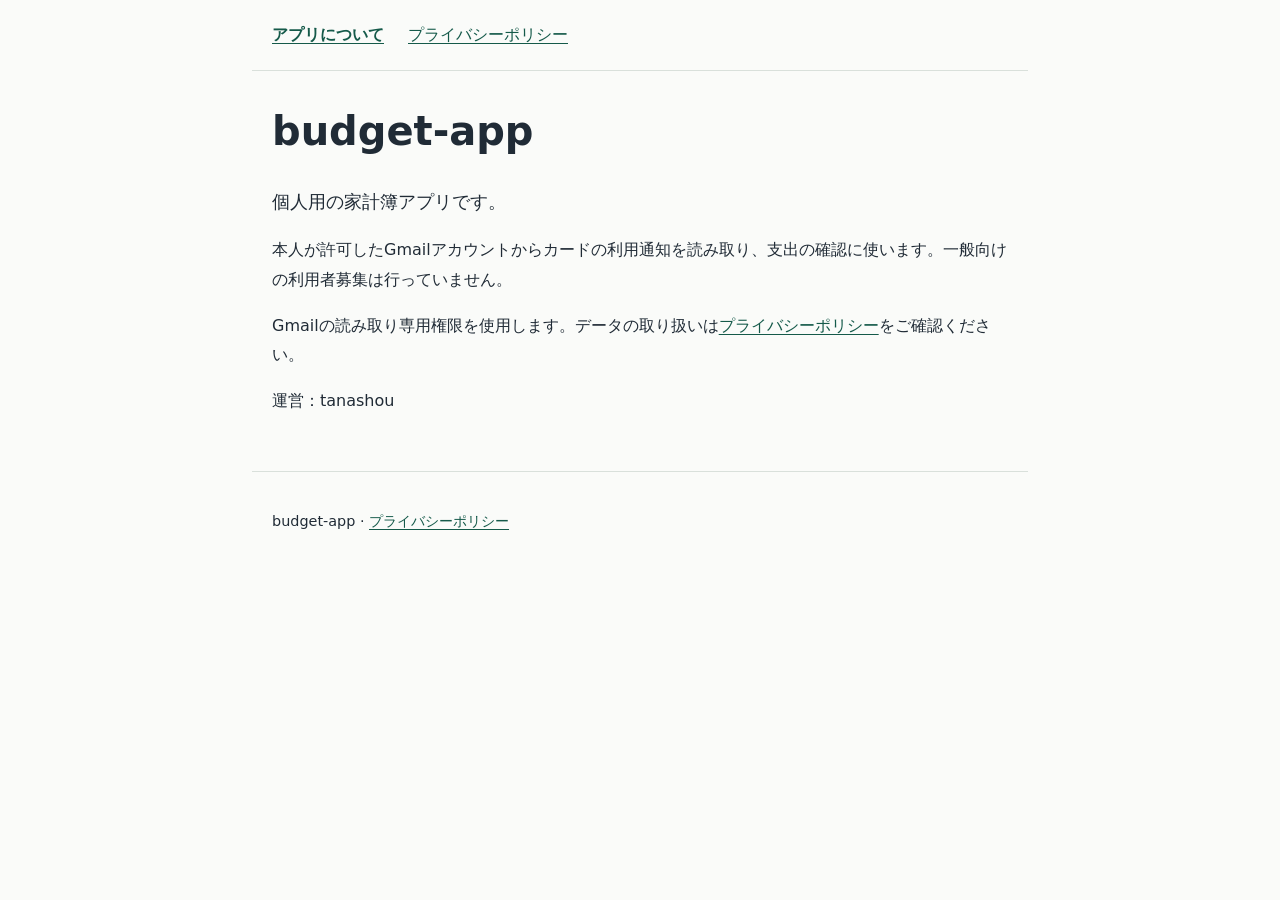
<file: docs/index.html>
<!doctype html>
<html lang="ja">
<head>
  <meta charset="utf-8">
  <meta name="viewport" content="width=device-width, initial-scale=1">
  <meta name="description" content="budget-appは、本人の端末で使う個人用の家計簿アプリです。Gmail連携の目的とデータの取り扱いを説明します。">
  <title>budget-app — 個人用の家計簿</title>
  <link rel="stylesheet" href="styles.css">
</head>
<body>
  <header>
    <nav aria-label="ページ案内"><a href="./" aria-current="page">アプリについて</a><a href="privacy.html">プライバシーポリシー</a></nav>
  </header>
  <main>
    <h1>budget-app</h1>
    <p class="lead">個人用の家計簿アプリです。</p>
    <p>本人が許可したGmailアカウントからカードの利用通知を読み取り、支出の確認に使います。一般向けの利用者募集は行っていません。</p>
    <p>Gmailの読み取り専用権限を使用します。データの取り扱いは<a href="privacy.html">プライバシーポリシー</a>をご確認ください。</p>
    <p>運営：tanashou</p>
  </main>
  <footer><p>budget-app · <a href="privacy.html">プライバシーポリシー</a></p></footer>
</body>
</html>
</file>
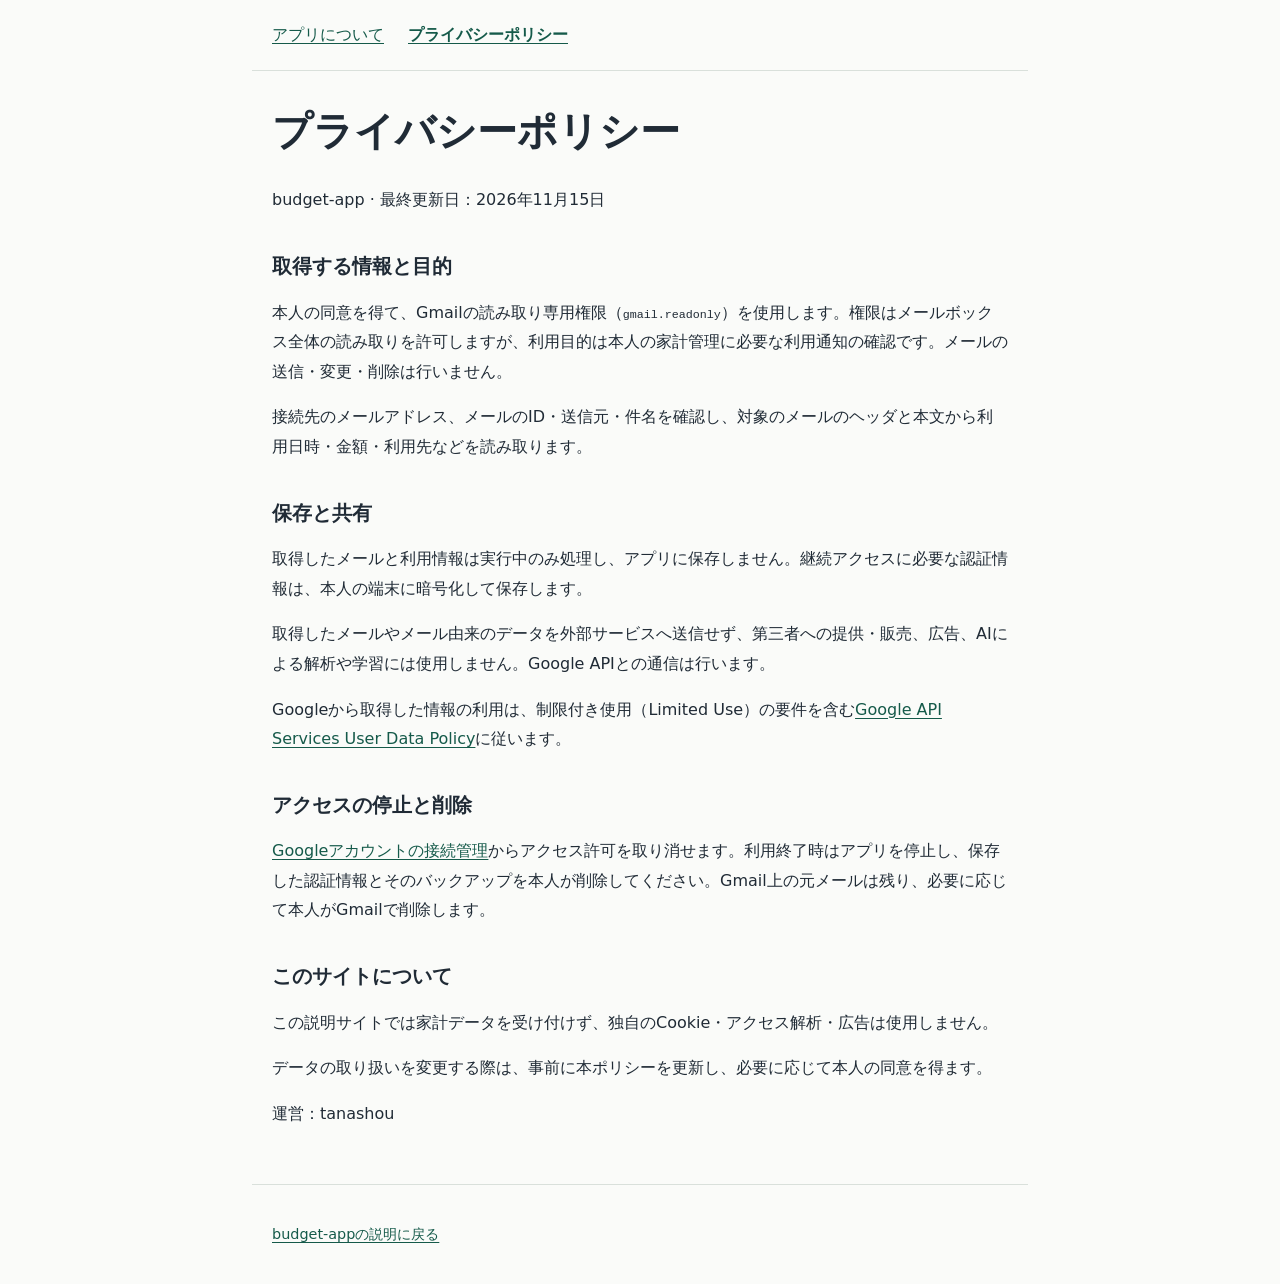
<file: docs/privacy.html>
<!doctype html>
<html lang="ja">
<head>
  <meta charset="utf-8">
  <meta name="viewport" content="width=device-width, initial-scale=1">
  <meta name="description" content="budget-appのGmail連携におけるデータへのアクセス、利用、保存、共有、削除方針。">
  <title>プライバシーポリシー — budget-app</title>
  <link rel="stylesheet" href="styles.css">
</head>
<body>
  <header>
    <nav aria-label="ページ案内"><a href="./">アプリについて</a><a href="privacy.html" aria-current="page">プライバシーポリシー</a></nav>
  </header>
  <main>
    <h1>プライバシーポリシー</h1>
    <p>budget-app · 最終更新日：2026年11月15日</p>

    <h2>取得する情報と目的</h2>
    <p>本人の同意を得て、Gmailの読み取り専用権限（<code>gmail.readonly</code>）を使用します。権限はメールボックス全体の読み取りを許可しますが、利用目的は本人の家計管理に必要な利用通知の確認です。メールの送信・変更・削除は行いません。</p>
    <p>接続先のメールアドレス、メールのID・送信元・件名を確認し、対象のメールのヘッダと本文から利用日時・金額・利用先などを読み取ります。</p>

    <h2>保存と共有</h2>
    <p>取得したメールと利用情報は実行中のみ処理し、アプリに保存しません。継続アクセスに必要な認証情報は、本人の端末に暗号化して保存します。</p>
    <p>取得したメールやメール由来のデータを外部サービスへ送信せず、第三者への提供・販売、広告、AIによる解析や学習には使用しません。Google APIとの通信は行います。</p>
    <p>Googleから取得した情報の利用は、制限付き使用（Limited Use）の要件を含む<a href="https://developers.google.com/terms/api-services-user-data-policy">Google API Services User Data Policy</a>に従います。</p>

    <h2>アクセスの停止と削除</h2>
    <p><a href="https://myaccount.google.com/connections">Googleアカウントの接続管理</a>からアクセス許可を取り消せます。利用終了時はアプリを停止し、保存した認証情報とそのバックアップを本人が削除してください。Gmail上の元メールは残り、必要に応じて本人がGmailで削除します。</p>

    <h2>このサイトについて</h2>
    <p>この説明サイトでは家計データを受け付けず、独自のCookie・アクセス解析・広告は使用しません。</p>
    <p>データの取り扱いを変更する際は、事前に本ポリシーを更新し、必要に応じて本人の同意を得ます。</p>
    <p>運営：tanashou</p>
  </main>
  <footer><p><a href="./">budget-appの説明に戻る</a></p></footer>
</body>
</html>
</file>
<file: docs/styles.css>
:root {
  color-scheme: light;
  font-family: system-ui, -apple-system, BlinkMacSystemFont, "Segoe UI", sans-serif;
  color: #202b36;
  background: #fafbf9;
  line-height: 1.85;
}
body { margin: 0; }
header, main, footer { max-width: 46rem; margin: 0 auto; padding: 1.25rem; }
header { border-bottom: 1px solid #d9e0db; }
nav { display: flex; flex-wrap: wrap; gap: .5rem 1.5rem; }
main { padding-top: 2rem; padding-bottom: 2.5rem; }
h1 { font-size: clamp(1.8rem, 5vw, 2.5rem); line-height: 1.4; margin-top: 0; }
h2 { font-size: 1.25rem; margin-top: 2.25rem; line-height: 1.5; }
p { margin: 1rem 0; overflow-wrap: anywhere; }
.lead { font-size: 1.15rem; }
a { color: #155a4a; text-underline-offset: .2em; }
a:hover { text-decoration-thickness: .15em; }
a:focus-visible { outline: 2px solid #155a4a; outline-offset: 4px; }
[aria-current="page"] { font-weight: 700; }
code { font-size: .9em; overflow-wrap: anywhere; }
footer { border-top: 1px solid #d9e0db; font-size: .9rem; }
</file>
